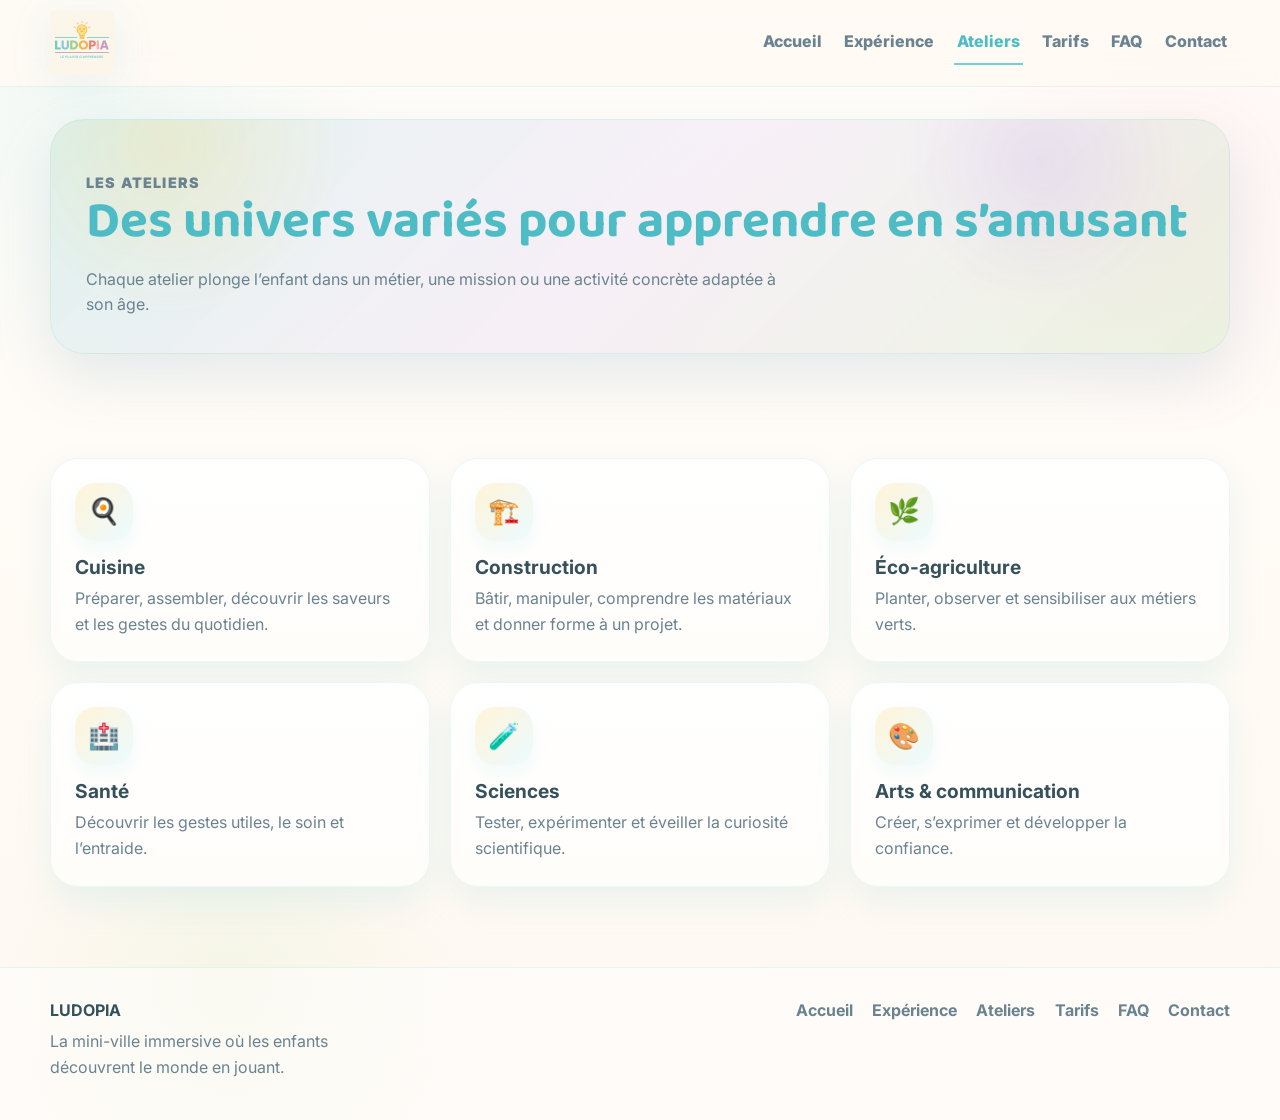
<file: ateliers.html>
<!DOCTYPE html>
<html lang="fr">
<head>
  <meta charset="UTF-8" />
  <meta name="viewport" content="width=device-width, initial-scale=1.0" />
  <title>LUDOPIA — Les ateliers</title>
  <meta name="description" content="LUDOPIA, mini-ville immersive pour enfants à La Réunion." />
  <link rel="preconnect" href="https://fonts.googleapis.com">
  <link rel="preconnect" href="https://fonts.gstatic.com" crossorigin>
  <link href="https://fonts.googleapis.com/css2?family=Baloo+2:wght@600;700;800&family=Inter:wght@400;500;600;700;800&display=swap" rel="stylesheet">
  <link rel="stylesheet" href="styles.css" />
</head>
<body>

<header class="site-header">
  <div class="container nav">
    <a href="index.html" class="logo">
      <img src="logo-ludopia.png" alt="Logo LUDOPIA" class="logo-img">
    </a>

    <nav class="menu">
      <a href="index.html" class="">Accueil</a>
      <a href="experience.html" class="">Expérience</a>
      <a href="ateliers.html" class="active">Ateliers</a>
      <a href="tarifs.html" class="">Tarifs</a>
      <a href="faq.html" class="">FAQ</a>
      <a href="contact.html" class="">Contact</a>
    </nav>
  </div>
</header>

<main>

<section class="page-hero">
  <div class="container page-banner">
    <p class="section-kicker">Les ateliers</p>
    <h1>Des univers variés pour apprendre en s’amusant</h1>
    <p>Chaque atelier plonge l’enfant dans un métier, une mission ou une activité concrète adaptée à son âge.</p>
  </div>
</section>

<section class="section">
  <div class="container grid-3">
    <article class="card"><div class="icon">🍳</div><h3>Cuisine</h3><p>Préparer, assembler, découvrir les saveurs et les gestes du quotidien.</p></article>
    <article class="card"><div class="icon">🏗️</div><h3>Construction</h3><p>Bâtir, manipuler, comprendre les matériaux et donner forme à un projet.</p></article>
    <article class="card"><div class="icon">🌿</div><h3>Éco-agriculture</h3><p>Planter, observer et sensibiliser aux métiers verts.</p></article>
    <article class="card"><div class="icon">🏥</div><h3>Santé</h3><p>Découvrir les gestes utiles, le soin et l’entraide.</p></article>
    <article class="card"><div class="icon">🧪</div><h3>Sciences</h3><p>Tester, expérimenter et éveiller la curiosité scientifique.</p></article>
    <article class="card"><div class="icon">🎨</div><h3>Arts & communication</h3><p>Créer, s’exprimer et développer la confiance.</p></article>
  </div>
</section>

</main>

<footer class="site-footer">
  <div class="container footer-inner">
    <div>
      <strong>LUDOPIA</strong>
      <p>La mini-ville immersive où les enfants découvrent le monde en jouant.</p>
    </div>
    <div class="footer-links">
      <a href="index.html">Accueil</a>
      <a href="experience.html">Expérience</a>
      <a href="ateliers.html">Ateliers</a>
      <a href="tarifs.html">Tarifs</a>
      <a href="faq.html">FAQ</a>
      <a href="contact.html">Contact</a>
    </div>
  </div>
</footer>

</body>
</html>
</file>
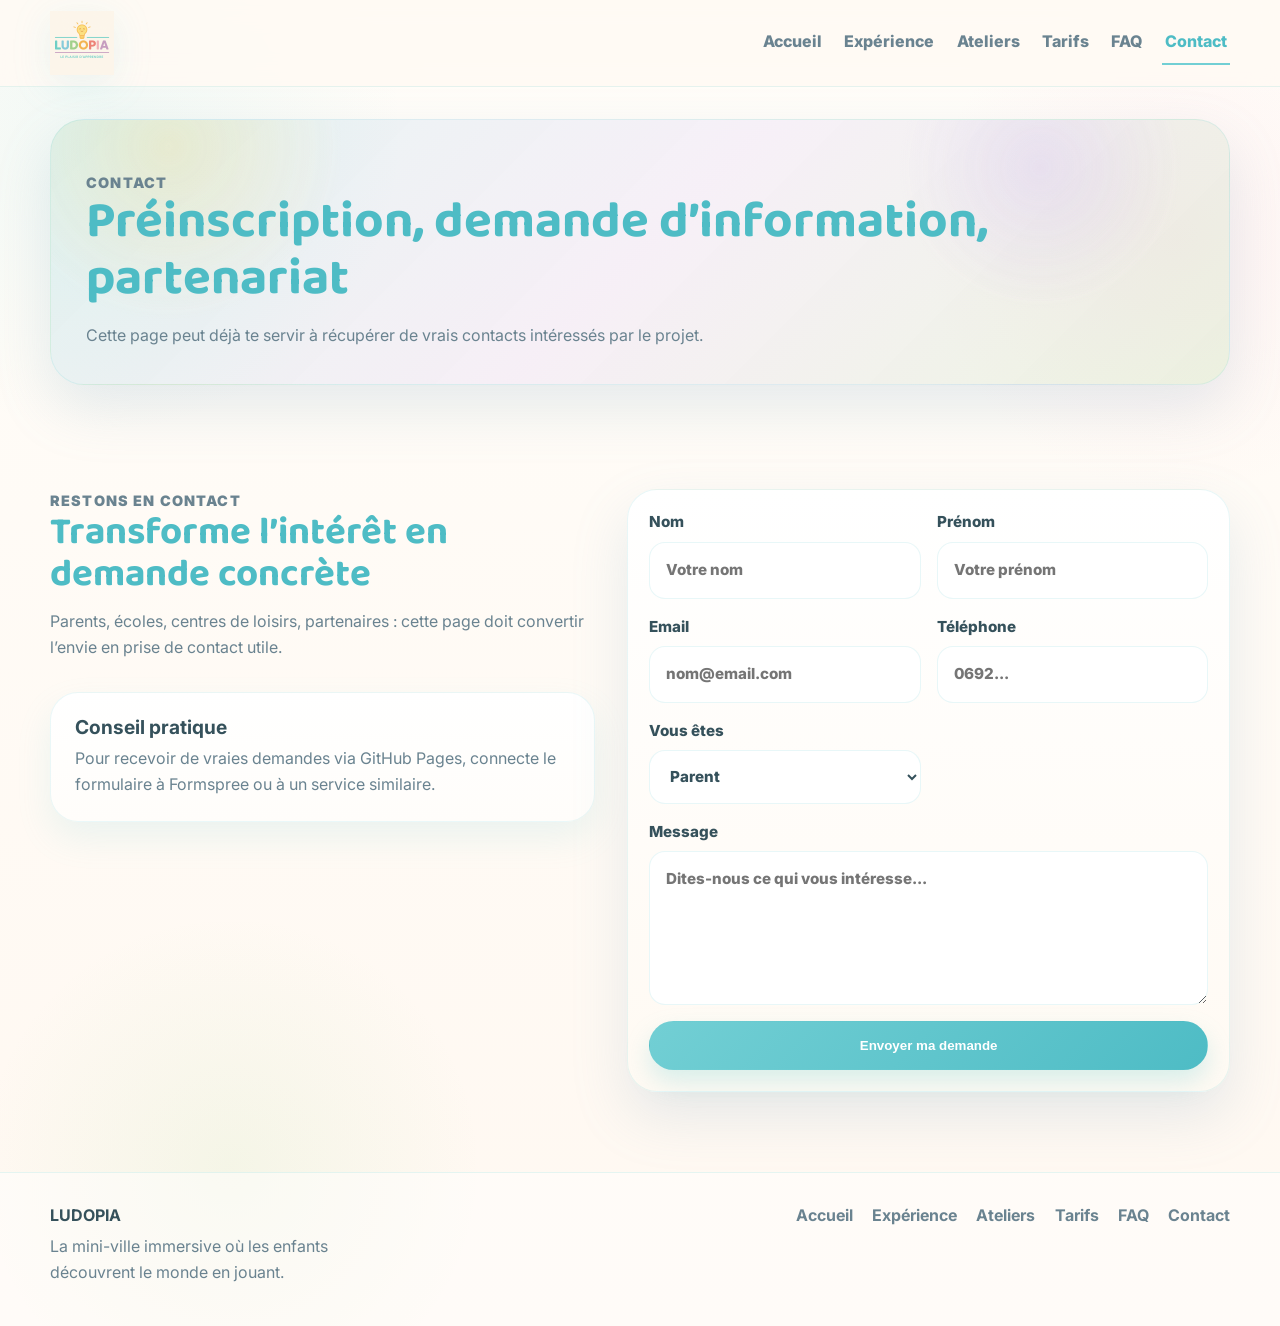
<file: contact.html>
<!DOCTYPE html>
<html lang="fr">
<head>
  <meta charset="UTF-8" />
  <meta name="viewport" content="width=device-width, initial-scale=1.0" />
  <title>LUDOPIA — Contact</title>
  <meta name="description" content="LUDOPIA, mini-ville immersive pour enfants à La Réunion." />
  <link rel="preconnect" href="https://fonts.googleapis.com">
  <link rel="preconnect" href="https://fonts.gstatic.com" crossorigin>
  <link href="https://fonts.googleapis.com/css2?family=Baloo+2:wght@600;700;800&family=Inter:wght@400;500;600;700;800&display=swap" rel="stylesheet">
  <link rel="stylesheet" href="styles.css" />
</head>
<body>

<header class="site-header">
  <div class="container nav">
    <a href="index.html" class="logo">
      <img src="logo-ludopia.png" alt="Logo LUDOPIA" class="logo-img">
    </a>

    <nav class="menu">
      <a href="index.html" class="">Accueil</a>
      <a href="experience.html" class="">Expérience</a>
      <a href="ateliers.html" class="">Ateliers</a>
      <a href="tarifs.html" class="">Tarifs</a>
      <a href="faq.html" class="">FAQ</a>
      <a href="contact.html" class="active">Contact</a>
    </nav>
  </div>
</header>

<main>

<section class="page-hero">
  <div class="container page-banner">
    <p class="section-kicker">Contact</p>
    <h1>Préinscription, demande d’information, partenariat</h1>
    <p>Cette page peut déjà te servir à récupérer de vrais contacts intéressés par le projet.</p>
  </div>
</section>

<section class="section">
  <div class="container contact-grid">
    <div>
      <div class="section-heading">
        <p class="section-kicker">Restons en contact</p>
        <h2>Transforme l’intérêt en demande concrète</h2>
        <p>Parents, écoles, centres de loisirs, partenaires : cette page doit convertir l’envie en prise de contact utile.</p>
      </div>

      <div class="card">
        <h3>Conseil pratique</h3>
        <p>Pour recevoir de vraies demandes via GitHub Pages, connecte le formulaire à Formspree ou à un service similaire.</p>
      </div>
    </div>

    <form class="contact-form">
      <label>Nom
        <input type="text" name="nom" placeholder="Votre nom" />
      </label>
      <label>Prénom
        <input type="text" name="prenom" placeholder="Votre prénom" />
      </label>
      <label>Email
        <input type="email" name="email" placeholder="nom@email.com" />
      </label>
      <label>Téléphone
        <input type="tel" name="telephone" placeholder="0692..." />
      </label>
      <label>Vous êtes
        <select name="profil">
          <option>Parent</option>
          <option>École</option>
          <option>Centre de loisirs</option>
          <option>Partenaire</option>
        </select>
      </label>
      <label class="full">Message
        <textarea name="message" rows="5" placeholder="Dites-nous ce qui vous intéresse..."></textarea>
      </label>
      <button type="submit" class="btn btn-primary full">Envoyer ma demande</button>
    </form>
  </div>
</section>

</main>

<footer class="site-footer">
  <div class="container footer-inner">
    <div>
      <strong>LUDOPIA</strong>
      <p>La mini-ville immersive où les enfants découvrent le monde en jouant.</p>
    </div>
    <div class="footer-links">
      <a href="index.html">Accueil</a>
      <a href="experience.html">Expérience</a>
      <a href="ateliers.html">Ateliers</a>
      <a href="tarifs.html">Tarifs</a>
      <a href="faq.html">FAQ</a>
      <a href="contact.html">Contact</a>
    </div>
  </div>
</footer>

</body>
</html>
</file>
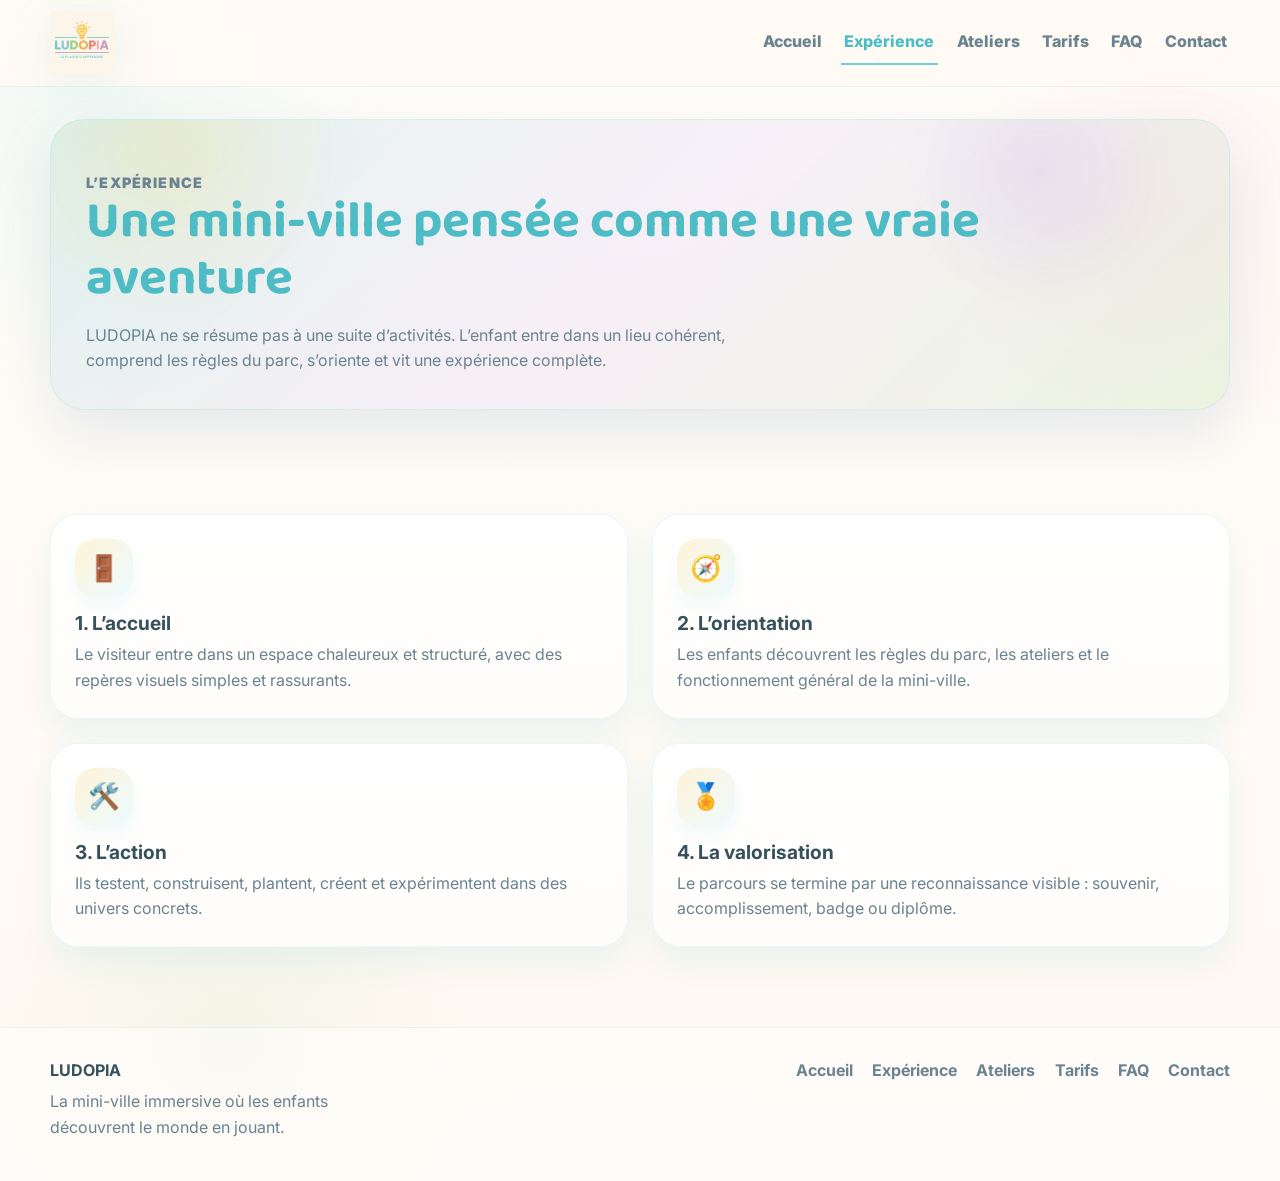
<file: experience.html>
<!DOCTYPE html>
<html lang="fr">
<head>
  <meta charset="UTF-8" />
  <meta name="viewport" content="width=device-width, initial-scale=1.0" />
  <title>LUDOPIA — L’expérience</title>
  <meta name="description" content="LUDOPIA, mini-ville immersive pour enfants à La Réunion." />
  <link rel="preconnect" href="https://fonts.googleapis.com">
  <link rel="preconnect" href="https://fonts.gstatic.com" crossorigin>
  <link href="https://fonts.googleapis.com/css2?family=Baloo+2:wght@600;700;800&family=Inter:wght@400;500;600;700;800&display=swap" rel="stylesheet">
  <link rel="stylesheet" href="styles.css" />
</head>
<body>

<header class="site-header">
  <div class="container nav">
    <a href="index.html" class="logo">
      <img src="logo-ludopia.png" alt="Logo LUDOPIA" class="logo-img">
    </a>

    <nav class="menu">
      <a href="index.html" class="">Accueil</a>
      <a href="experience.html" class="active">Expérience</a>
      <a href="ateliers.html" class="">Ateliers</a>
      <a href="tarifs.html" class="">Tarifs</a>
      <a href="faq.html" class="">FAQ</a>
      <a href="contact.html" class="">Contact</a>
    </nav>
  </div>
</header>

<main>

<section class="page-hero">
  <div class="container page-banner">
    <p class="section-kicker">L’expérience</p>
    <h1>Une mini-ville pensée comme une vraie aventure</h1>
    <p>
      LUDOPIA ne se résume pas à une suite d’activités. L’enfant entre dans un lieu cohérent,
      comprend les règles du parc, s’oriente et vit une expérience complète.
    </p>
  </div>
</section>

<section class="section">
  <div class="container grid-2">
    <article class="card">
      <div class="icon">🚪</div>
      <h3>1. L’accueil</h3>
      <p>Le visiteur entre dans un espace chaleureux et structuré, avec des repères visuels simples et rassurants.</p>
    </article>
    <article class="card">
      <div class="icon">🧭</div>
      <h3>2. L’orientation</h3>
      <p>Les enfants découvrent les règles du parc, les ateliers et le fonctionnement général de la mini-ville.</p>
    </article>
    <article class="card">
      <div class="icon">🛠️</div>
      <h3>3. L’action</h3>
      <p>Ils testent, construisent, plantent, créent et expérimentent dans des univers concrets.</p>
    </article>
    <article class="card">
      <div class="icon">🏅</div>
      <h3>4. La valorisation</h3>
      <p>Le parcours se termine par une reconnaissance visible : souvenir, accomplissement, badge ou diplôme.</p>
    </article>
  </div>
</section>

</main>

<footer class="site-footer">
  <div class="container footer-inner">
    <div>
      <strong>LUDOPIA</strong>
      <p>La mini-ville immersive où les enfants découvrent le monde en jouant.</p>
    </div>
    <div class="footer-links">
      <a href="index.html">Accueil</a>
      <a href="experience.html">Expérience</a>
      <a href="ateliers.html">Ateliers</a>
      <a href="tarifs.html">Tarifs</a>
      <a href="faq.html">FAQ</a>
      <a href="contact.html">Contact</a>
    </div>
  </div>
</footer>

</body>
</html>
</file>
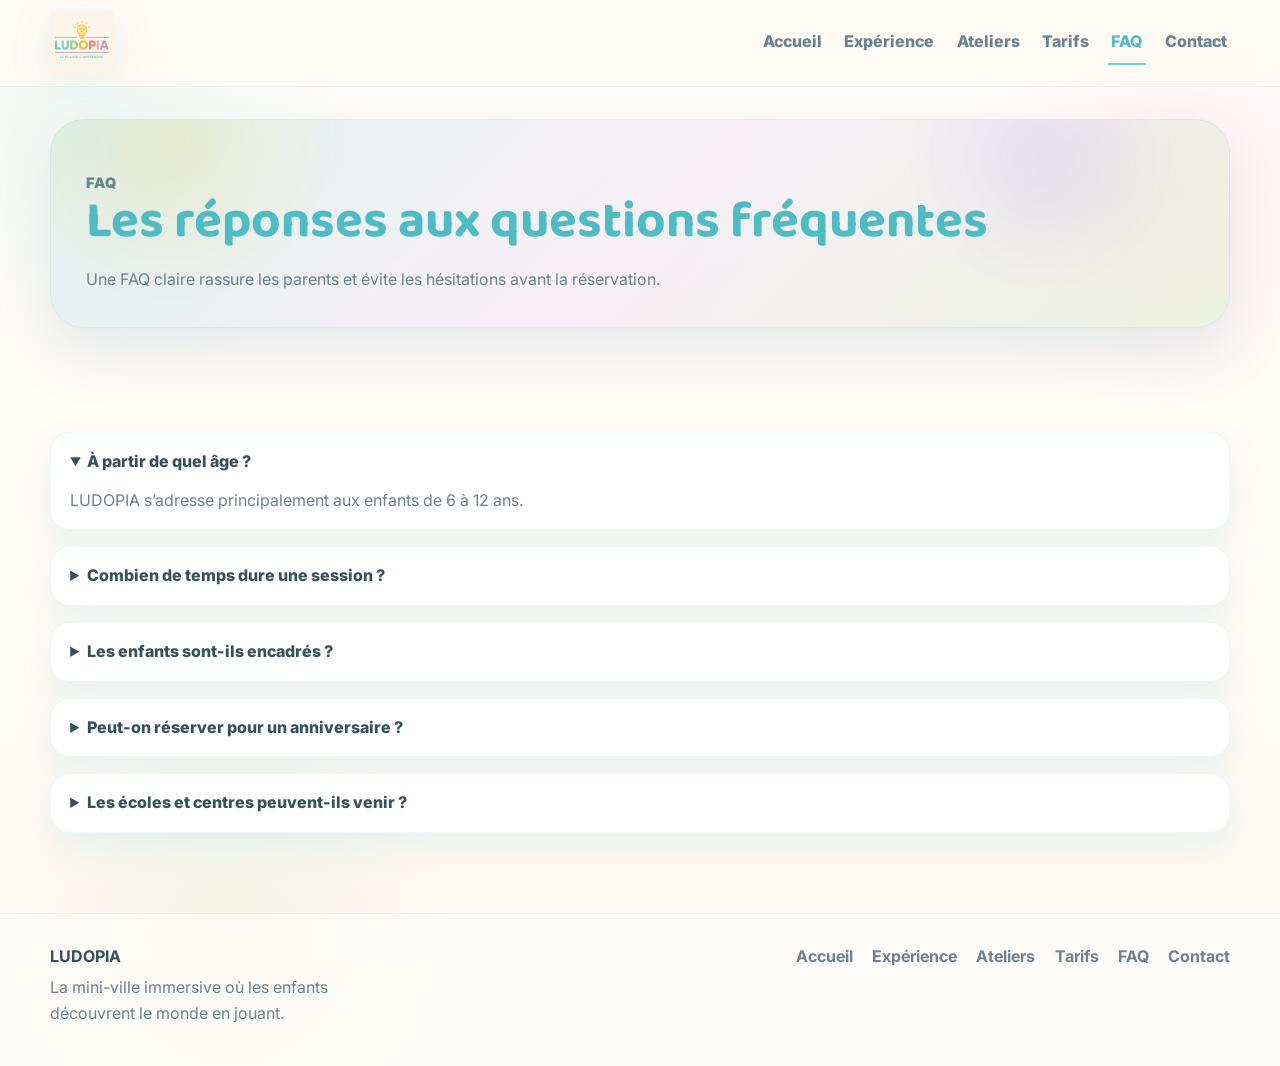
<file: faq.html>
<!DOCTYPE html>
<html lang="fr">
<head>
  <meta charset="UTF-8" />
  <meta name="viewport" content="width=device-width, initial-scale=1.0" />
  <title>LUDOPIA — FAQ</title>
  <meta name="description" content="LUDOPIA, mini-ville immersive pour enfants à La Réunion." />
  <link rel="preconnect" href="https://fonts.googleapis.com">
  <link rel="preconnect" href="https://fonts.gstatic.com" crossorigin>
  <link href="https://fonts.googleapis.com/css2?family=Baloo+2:wght@600;700;800&family=Inter:wght@400;500;600;700;800&display=swap" rel="stylesheet">
  <link rel="stylesheet" href="styles.css" />
</head>
<body>

<header class="site-header">
  <div class="container nav">
    <a href="index.html" class="logo">
      <img src="logo-ludopia.png" alt="Logo LUDOPIA" class="logo-img">
    </a>

    <nav class="menu">
      <a href="index.html" class="">Accueil</a>
      <a href="experience.html" class="">Expérience</a>
      <a href="ateliers.html" class="">Ateliers</a>
      <a href="tarifs.html" class="">Tarifs</a>
      <a href="faq.html" class="active">FAQ</a>
      <a href="contact.html" class="">Contact</a>
    </nav>
  </div>
</header>

<main>

<section class="page-hero">
  <div class="container page-banner">
    <p class="section-kicker">FAQ</p>
    <h1>Les réponses aux questions fréquentes</h1>
    <p>Une FAQ claire rassure les parents et évite les hésitations avant la réservation.</p>
  </div>
</section>

<section class="section">
  <div class="container faq-list">
    <details open>
      <summary>À partir de quel âge ?</summary>
      <p>LUDOPIA s’adresse principalement aux enfants de 6 à 12 ans.</p>
    </details>
    <details>
      <summary>Combien de temps dure une session ?</summary>
      <p>Une session peut être pensée sur une demi-journée selon la formule retenue.</p>
    </details>
    <details>
      <summary>Les enfants sont-ils encadrés ?</summary>
      <p>Oui, les activités sont conçues pour être vécues dans un cadre structuré, ludique et rassurant.</p>
    </details>
    <details>
      <summary>Peut-on réserver pour un anniversaire ?</summary>
      <p>Oui, une offre dédiée peut être proposée avec animation et personnalisation.</p>
    </details>
    <details>
      <summary>Les écoles et centres peuvent-ils venir ?</summary>
      <p>Oui, LUDOPIA a vocation à accueillir des groupes sur réservation.</p>
    </details>
  </div>
</section>

</main>

<footer class="site-footer">
  <div class="container footer-inner">
    <div>
      <strong>LUDOPIA</strong>
      <p>La mini-ville immersive où les enfants découvrent le monde en jouant.</p>
    </div>
    <div class="footer-links">
      <a href="index.html">Accueil</a>
      <a href="experience.html">Expérience</a>
      <a href="ateliers.html">Ateliers</a>
      <a href="tarifs.html">Tarifs</a>
      <a href="faq.html">FAQ</a>
      <a href="contact.html">Contact</a>
    </div>
  </div>
</footer>

</body>
</html>
</file>
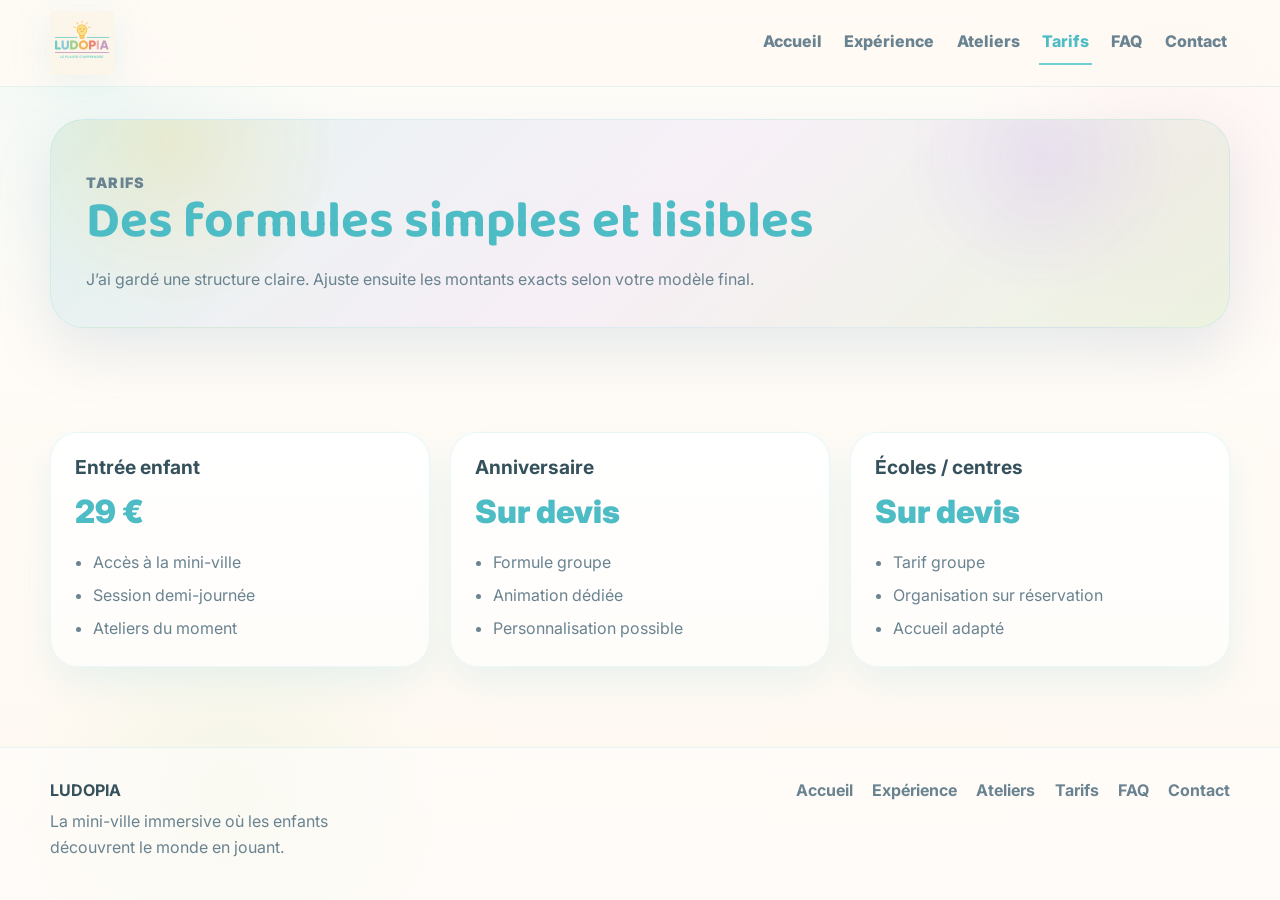
<file: tarifs.html>
<!DOCTYPE html>
<html lang="fr">
<head>
  <meta charset="UTF-8" />
  <meta name="viewport" content="width=device-width, initial-scale=1.0" />
  <title>LUDOPIA — Tarifs</title>
  <meta name="description" content="LUDOPIA, mini-ville immersive pour enfants à La Réunion." />
  <link rel="preconnect" href="https://fonts.googleapis.com">
  <link rel="preconnect" href="https://fonts.gstatic.com" crossorigin>
  <link href="https://fonts.googleapis.com/css2?family=Baloo+2:wght@600;700;800&family=Inter:wght@400;500;600;700;800&display=swap" rel="stylesheet">
  <link rel="stylesheet" href="styles.css" />
</head>
<body>

<header class="site-header">
  <div class="container nav">
    <a href="index.html" class="logo">
      <img src="logo-ludopia.png" alt="Logo LUDOPIA" class="logo-img">
    </a>

    <nav class="menu">
      <a href="index.html" class="">Accueil</a>
      <a href="experience.html" class="">Expérience</a>
      <a href="ateliers.html" class="">Ateliers</a>
      <a href="tarifs.html" class="active">Tarifs</a>
      <a href="faq.html" class="">FAQ</a>
      <a href="contact.html" class="">Contact</a>
    </nav>
  </div>
</header>

<main>

<section class="page-hero">
  <div class="container page-banner">
    <p class="section-kicker">Tarifs</p>
    <h1>Des formules simples et lisibles</h1>
    <p>J’ai gardé une structure claire. Ajuste ensuite les montants exacts selon votre modèle final.</p>
  </div>
</section>

<section class="section">
  <div class="container grid-3">
    <article class="card">
      <h3>Entrée enfant</h3>
      <div class="price">29 €</div>
      <ul class="list">
        <li>Accès à la mini-ville</li>
        <li>Session demi-journée</li>
        <li>Ateliers du moment</li>
      </ul>
    </article>
    <article class="card">
      <h3>Anniversaire</h3>
      <div class="price">Sur devis</div>
      <ul class="list">
        <li>Formule groupe</li>
        <li>Animation dédiée</li>
        <li>Personnalisation possible</li>
      </ul>
    </article>
    <article class="card">
      <h3>Écoles / centres</h3>
      <div class="price">Sur devis</div>
      <ul class="list">
        <li>Tarif groupe</li>
        <li>Organisation sur réservation</li>
        <li>Accueil adapté</li>
      </ul>
    </article>
  </div>
</section>

</main>

<footer class="site-footer">
  <div class="container footer-inner">
    <div>
      <strong>LUDOPIA</strong>
      <p>La mini-ville immersive où les enfants découvrent le monde en jouant.</p>
    </div>
    <div class="footer-links">
      <a href="index.html">Accueil</a>
      <a href="experience.html">Expérience</a>
      <a href="ateliers.html">Ateliers</a>
      <a href="tarifs.html">Tarifs</a>
      <a href="faq.html">FAQ</a>
      <a href="contact.html">Contact</a>
    </div>
  </div>
</footer>

</body>
</html>
</file>
<file: styles.css>
:root{
  --bg:#fffaf4;
  --surface:#ffffff;
  --surface-alt:#f7fcff;
  --text:#35515b;
  --muted:#6a8390;
  --turquoise:#72cfd4;
  --turquoise-deep:#4ebcc5;
  --green:#9ad784;
  --green-deep:#73c46e;
  --purple:#c9b0f4;
  --purple-deep:#b18be9;
  --orange:#f7bf53;
  --orange-deep:#f29d38;
  --pink:#f49bc1;
  --pink-deep:#ea79ac;
  --gold:#ffd86d;
  --primary:var(--turquoise);
  --primary-dark:var(--turquoise-deep);
  --border:#dff0f2;
  --shadow:0 16px 34px rgba(114,207,212,.14);
  --shadow-soft:0 24px 56px rgba(116,160,190,.18);
  --radius:28px;
  --container:1180px;
}

*{box-sizing:border-box}
html{scroll-behavior:smooth}
body{
  margin:0;
  font-family:"Inter",system-ui,-apple-system,BlinkMacSystemFont,"Segoe UI",sans-serif;
  color:var(--text);
  background:
    radial-gradient(circle at 8% 10%, rgba(114,207,212,.10), transparent 18%),
    radial-gradient(circle at 92% 18%, rgba(244,155,193,.10), transparent 16%),
    radial-gradient(circle at 18% 88%, rgba(154,215,132,.10), transparent 16%),
    linear-gradient(180deg,#fffdf9 0%, #fff8f1 100%);
  line-height:1.6;
}
a{text-decoration:none;color:inherit}
img{max-width:100%;display:block}

.container{
  width:min(var(--container), calc(100% - 2rem));
  margin:0 auto;
}

.site-header{
  position:sticky;
  top:0;
  z-index:50;
  backdrop-filter:blur(14px);
  background:rgba(255,250,244,.84);
  border-bottom:1px solid rgba(114,207,212,.18);
}
.nav{
  display:flex;
  align-items:center;
  justify-content:space-between;
  gap:1rem;
  min-height:86px;
}
.logo{
  display:flex;
  align-items:center;
  gap:.8rem;
}
.logo-img{
  height:64px;
  width:auto;
  filter:drop-shadow(0 8px 18px rgba(114,207,212,.14));
}

.menu{
  display:flex;
  align-items:center;
  gap:1rem;
  flex-wrap:wrap;
}
.menu a{
  color:var(--muted);
  font-weight:800;
  padding:.5rem .2rem;
  border-bottom:2px solid transparent;
}
.menu a:hover,
.menu a.active{
  color:var(--turquoise-deep);
  border-bottom-color:var(--turquoise);
}

.btn{
  display:inline-flex;
  align-items:center;
  justify-content:center;
  padding:1rem 1.4rem;
  border-radius:999px;
  font-weight:800;
  border:1px solid transparent;
  transition:.22s ease;
}
.btn:hover{transform:translateY(-2px)}
.btn-sm{padding:.72rem 1rem}
.btn-primary{
  background:linear-gradient(135deg,var(--turquoise),var(--turquoise-deep));
  color:#fff;
  box-shadow:0 12px 24px rgba(114,207,212,.28);
}
.btn-secondary{
  background:#fff;
  border-color:#f3dff0;
  color:var(--pink-deep);
  box-shadow:0 10px 22px rgba(244,155,193,.14);
}
.btn-outline{
  border-color:#dff0f2;
  background:#fff;
  color:var(--text);
}

.hero-premium{
  padding:2rem 0 4.5rem;
}
.hero-card{
  position:relative;
  overflow:hidden;
  border-radius:40px;
  min-height:660px;
  background:
    linear-gradient(90deg, rgba(33,54,68,.66) 0%, rgba(33,54,68,.50) 30%, rgba(33,54,68,.12) 60%),
    url("accueil.jpeg") center/cover no-repeat;
  box-shadow:var(--shadow-soft);
  border:1px solid rgba(114,207,212,.16);
}
.hero-card::before{
  content:"";
  position:absolute;
  inset:0;
  background:
    radial-gradient(circle at 12% 14%, rgba(255,216,109,.30), transparent 16%),
    radial-gradient(circle at 86% 18%, rgba(201,176,244,.24), transparent 14%),
    radial-gradient(circle at 78% 82%, rgba(114,207,212,.24), transparent 14%);
  pointer-events:none;
}
.hero-inner{
  position:relative;
  z-index:2;
  display:grid;
  grid-template-columns:minmax(0, 560px) 1fr;
  min-height:660px;
  align-items:center;
  padding:3.4rem;
}
.hero-panel{
  background:rgba(255,255,255,.14);
  border:1px solid rgba(255,255,255,.18);
  backdrop-filter:blur(8px);
  border-radius:34px;
  padding:2rem;
  color:#fff;
  box-shadow:0 24px 56px rgba(23,34,45,.18);
}
.kicker{
  margin:0 0 .9rem;
  font-size:.9rem;
  font-weight:900;
  letter-spacing:.08em;
  text-transform:uppercase;
  color:#fff0ba;
}
h1,h2,h3{
  margin:0;
  line-height:1.1;
}
.hero-panel h1{
  font-family:"Baloo 2",cursive;
  font-size:clamp(2.8rem,5vw,5.2rem);
  max-width:11ch;
}
.hero-panel .lead{
  font-size:1.08rem;
  margin:1rem 0 1.4rem;
  max-width:58ch;
  color:rgba(255,255,255,.92);
}
.hero-actions{
  display:flex;
  gap:1rem;
  flex-wrap:wrap;
  margin-bottom:1.2rem;
}
.hero-points{
  display:flex;
  flex-wrap:wrap;
  gap:1rem;
  list-style:none;
  padding:0;
  margin:0;
}
.hero-points li{
  padding:.55rem .9rem;
  border-radius:999px;
  background:rgba(255,255,255,.14);
  border:1px solid rgba(255,255,255,.16);
  font-weight:700;
  font-size:.95rem;
}

.hero-floating{
  position:absolute;
  right:1.5rem;
  top:1.5rem;
  display:grid;
  gap:1rem;
  width:240px;
}
.float-card{
  background:rgba(255,255,255,.88);
  border-radius:24px;
  padding:1rem 1.1rem;
  box-shadow:0 16px 30px rgba(44,52,64,.12);
  border:1px solid rgba(114,207,212,.14);
}
.float-card strong{
  display:block;
  color:var(--turquoise-deep);
  font-size:1rem;
  margin-bottom:.15rem;
}
.float-card span{
  color:var(--muted);
  font-size:.95rem;
}

.hero-badges{
  position:absolute;
  right:2rem;
  bottom:2rem;
  display:flex;
  flex-direction:column;
  gap:.9rem;
}
.pill{
  display:flex;
  align-items:center;
  gap:.8rem;
  min-width:220px;
  padding:1rem 1.2rem;
  border-radius:999px;
  color:#fff;
  font-weight:900;
  letter-spacing:.02em;
  box-shadow:0 16px 28px rgba(0,0,0,.10);
}
.pill .emoji{
  width:42px;height:42px;
  display:grid;place-items:center;
  border-radius:50%;
  background:rgba(255,255,255,.18);
  font-size:1.25rem;
}
.pill-ludique{background:linear-gradient(135deg,var(--turquoise),var(--turquoise-deep))}
.pill-educatif{background:linear-gradient(135deg,var(--green),var(--green-deep))}
.pill-immersif{background:linear-gradient(135deg,var(--purple),var(--purple-deep))}

.section{
  padding:5rem 0;
}
.alt{
  background:
    linear-gradient(180deg, rgba(114,207,212,.08) 0%, rgba(255,255,255,0) 100%),
    linear-gradient(180deg,#f9feff 0%, #fffaf3 100%);
}
.section-kicker{
  margin:0 0 .8rem;
  font-size:.9rem;
  font-weight:900;
  letter-spacing:.08em;
  text-transform:uppercase;
  color:var(--turquoise-deep);
}
.section-heading{
  max-width:760px;
  margin-bottom:2rem;
}
.section-heading h2{
  font-family:"Baloo 2",cursive;
  font-size:clamp(2rem,3vw,3.2rem);
  margin-bottom:.8rem;
  color:var(--turquoise-deep);
}
.section-heading p{
  margin:0;
  color:var(--muted);
}

.page-hero{
  padding:2rem 0 1.5rem;
}
.page-banner{
  position:relative;
  overflow:hidden;
  background:
    radial-gradient(circle at 10% 10%, rgba(255,216,109,.24), transparent 16%),
    radial-gradient(circle at 84% 18%, rgba(201,176,244,.24), transparent 14%),
    linear-gradient(135deg, rgba(114,207,212,.18), rgba(201,176,244,.16), rgba(154,215,132,.18));
  border:1px solid rgba(114,207,212,.18);
  border-radius:34px;
  padding:2.2rem;
  box-shadow:var(--shadow-soft);
}
.page-banner h1{
  font-family:"Baloo 2",cursive;
  font-size:clamp(2.3rem,4vw,4.2rem);
  color:var(--turquoise-deep);
}
.page-banner p{
  max-width:70ch;
  color:var(--muted);
  margin:1rem 0 0;
}

.grid-2{
  display:grid;
  grid-template-columns:1fr 1fr;
  gap:1.5rem;
}
.grid-3{
  display:grid;
  grid-template-columns:repeat(3,1fr);
  gap:1.25rem;
}
.grid-4{
  display:grid;
  grid-template-columns:repeat(4,1fr);
  gap:1.25rem;
}

.card{
  background:linear-gradient(180deg,#ffffff 0%, #fffdfa 100%);
  border:1px solid rgba(114,207,212,.15);
  border-radius:var(--radius);
  padding:1.5rem;
  box-shadow:var(--shadow);
}
.card h3{
  font-size:1.2rem;
  margin-bottom:.5rem;
}
.card p{
  margin:0;
  color:var(--muted);
}
.icon{
  width:58px;height:58px;
  display:grid;place-items:center;
  border-radius:20px;
  background:linear-gradient(135deg,#fff4d8,#ecfbff);
  font-size:1.6rem;
  margin-bottom:1rem;
  box-shadow:0 8px 18px rgba(114,207,212,.10);
}
.price{
  font-size:2rem;
  font-weight:900;
  color:var(--turquoise-deep);
  margin:.4rem 0 .8rem;
}
.list{
  margin:0;
  padding-left:1.1rem;
  color:var(--muted);
}
.list li+li{margin-top:.45rem}

.split-highlight{
  display:grid;
  grid-template-columns:1.05fr .95fr;
  gap:1.5rem;
  align-items:center;
}
.mini-visual{
  background:linear-gradient(180deg,#ffffff 0%, #eefbff 100%);
  border:1px solid rgba(114,207,212,.15);
  border-radius:34px;
  padding:1.4rem;
  box-shadow:var(--shadow-soft);
}
.mini-visual img{
  border-radius:26px;
  width:100%;
}

.faq-list{
  display:grid;
  gap:1rem;
}
.faq-list details{
  background:#fff;
  border:1px solid rgba(114,207,212,.15);
  border-radius:20px;
  padding:1rem 1.2rem;
  box-shadow:var(--shadow);
}
.faq-list summary{
  cursor:pointer;
  font-weight:800;
}
.faq-list p{
  color:var(--muted);
  margin:.8rem 0 0;
}

.contact-grid{
  display:grid;
  grid-template-columns:.95fr 1.05fr;
  gap:2rem;
  align-items:start;
}
.contact-form{
  display:grid;
  grid-template-columns:repeat(2,1fr);
  gap:1rem;
  background:linear-gradient(180deg,#ffffff 0%, #fffaf3 100%);
  border:1px solid rgba(114,207,212,.16);
  border-radius:30px;
  padding:1.3rem;
  box-shadow:var(--shadow-soft);
}
.contact-form label{
  display:grid;
  gap:.45rem;
  font-weight:800;
  font-size:.95rem;
}
.contact-form input,
.contact-form select,
.contact-form textarea{
  width:100%;
  border:1px solid rgba(114,207,212,.16);
  border-radius:16px;
  padding:.95rem 1rem;
  font:inherit;
  color:var(--text);
  background:#fff;
}
.contact-form input:focus,
.contact-form select:focus,
.contact-form textarea:focus{
  outline:2px solid rgba(114,207,212,.22);
  border-color:var(--turquoise);
}
.full{grid-column:1 / -1}

.cta-band{
  background:linear-gradient(135deg,var(--turquoise-deep),var(--green),var(--purple-deep));
  color:#fff;
}
.cta-band .section-kicker,
.cta-band h2,
.cta-band p{
  color:#fff;
}
.cta-row{
  display:flex;
  justify-content:space-between;
  align-items:center;
  gap:1.5rem;
}
.cta-row h2{
  font-family:"Baloo 2",cursive;
  font-size:clamp(2rem,3vw,3.1rem);
}

.site-footer{
  padding:1.9rem 0 2.5rem;
  border-top:1px solid rgba(114,207,212,.18);
  background:rgba(255,255,255,.5);
}
.footer-inner{
  display:flex;
  justify-content:space-between;
  gap:1.5rem;
  align-items:flex-start;
}
.footer-inner p{
  margin:.35rem 0 0;
  color:var(--muted);
  max-width:36ch;
}
.footer-links{
  display:flex;
  flex-wrap:wrap;
  gap:1rem 1.2rem;
  color:var(--muted);
  font-weight:700;
}

@media (max-width:1180px){
  .hero-floating,.hero-badges{position:static}
  .hero-inner{
    grid-template-columns:1fr;
    gap:1rem;
  }
  .hero-panel{
    max-width:760px;
  }
  .hero-card{
    padding-bottom:2rem;
  }
  .hero-floating{
    width:100%;
    grid-template-columns:repeat(2,1fr);
    padding:0 2rem 1rem;
  }
  .hero-badges{
    flex-direction:row;
    flex-wrap:wrap;
    padding:0 2rem;
  }
}
@media (max-width:1080px){
  .grid-2,.grid-3,.grid-4,.split-highlight,.contact-grid,.cta-row{
    grid-template-columns:1fr;
    display:grid;
  }
}
@media (max-width:760px){
  .menu{display:none}
  .logo-img{height:54px}
  .hero-card,.hero-inner{min-height:auto}
  .hero-inner{padding:1.25rem}
  .hero-panel{padding:1.4rem}
  .hero-floating{
    grid-template-columns:1fr;
    padding:0 1.25rem 1rem;
  }
  .hero-badges{
    padding:0 1.25rem;
  }
  .pill{
    min-width:unset;
  }
  .contact-form{
    grid-template-columns:1fr;
  }
  .footer-inner{
    flex-direction:column;
  }
}
</file>
